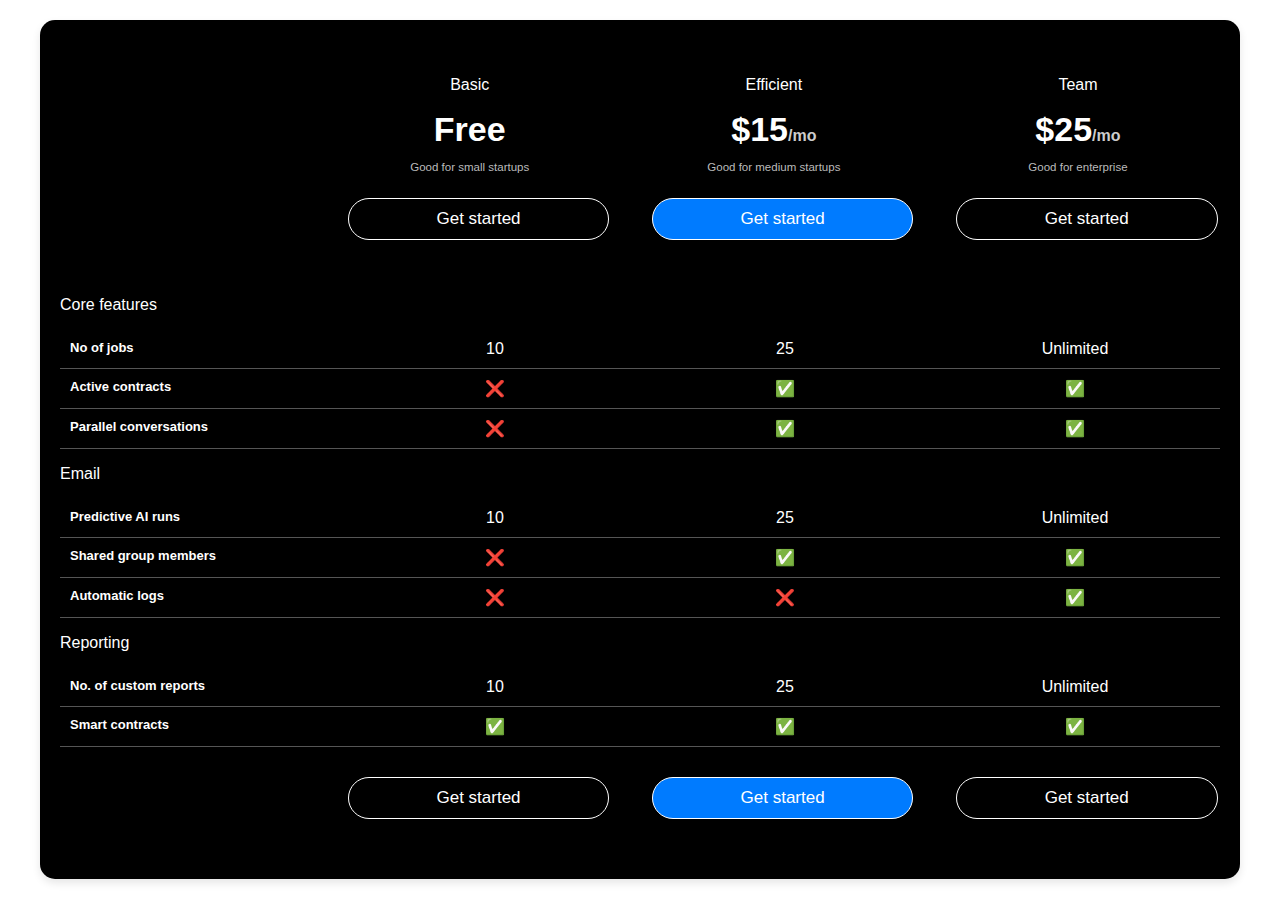
<file: card/index.html>
<!DOCTYPE html>
<html lang="en">
<head>
    <meta charset="UTF-8">
    <meta name="viewport" content="width=device-width, initial-scale=1.0">
    <title>Document</title>
    <link rel="stylesheet" href="./style.css">
</head>
<body>
    <div class="pricing-container">
        <div class="headerContainer">
            <div class="emptySpace">empty</div>
            <div class="pricing-header">
                <div class="pricing-plan">
                    <p class="plan-title">Basic</p>
                    <div class="price">Free</div>
                    <p class="description">Good for small startups</p>
                    <a href="/account/sign-up" class="btn-secondary">Get started</a>
                </div>
                <div class="pricing-plan">
                    <p class="plan-title">Efficient</p>
                    <div class="price">$15<span>/mo</span></div>
                    <p class="description">Good for medium startups</p>
                    <a href="/account/sign-up" class="btn-primary">Get started</a>
                </div>
                <div class="pricing-plan">
                    <p class="plan-title">Team</p>
                    <div class="price">$25<span>/mo</span></div>
                    <p class="description">Good for enterprise</p>
                    <a href="/account/sign-up" class="btn-secondary">Get started</a>
                </div>
            </div>
        </div>
        <div class="pricing-features">
            <p class="feature-title">Core features</p>
            <div class="feature-row">
                <div class="feature alignLeftText">No of jobs</div>
                <div>10</div>
                <div>25</div>
                <div>Unlimited</div>
            </div>
            <div class="feature-row">
                <div class="feature alignLeftText">Active contracts</div>
                <div>❌</div>
                <div>✅</div>
                <div>✅</div>
            </div>
            <div class="feature-row">
                <div class="feature alignLeftText">Parallel conversations</div>
                <div>❌</div>
                <div>✅</div>
                <div>✅</div>
            </div>
        </div>

        <div class="pricing-features">
            <p class="feature-title">Email</p>
            <div class="feature-row">
                <div class="feature alignLeftText">Predictive AI runs</div>
                <div>10</div>
                <div>25</div>
                <div>Unlimited</div>
            </div>
            <div class="feature-row">
                <div class="feature alignLeftText">Shared group members</div>
                <div>❌</div>
                <div>✅</div>
                <div>✅</div>
            </div>
            <div class="feature-row">
                <div class="feature alignLeftText">Automatic logs</div>
                <div>❌</div>
                <div>❌</div>
                <div>✅</div>
            </div>
        </div>

        <div class="pricing-features">
            <p class="feature-title">Reporting</p>
            <div class="feature-row">
                <div class="feature alignLeftText">No. of custom reports</div>
                <div>10</div>
                <div>25</div>
                <div>Unlimited</div>
            </div>
            <div class="feature-row">
                <div class="feature alignLeftText">Smart contracts</div>
                <div>✅</div>
                <div>✅</div>
                <div>✅</div>
            </div>
        </div>
        <div class="headerContainer">
            <div class="emptySpace">empty</div>
            <div class="pricing-header">
                <div class="pricing-plan">
                    <a href="/account/sign-up" class="btn-secondary">Get started</a>
                </div>
                <div class="pricing-plan">
                    <a href="/account/sign-up" class="btn-primary">Get started</a>
                </div>
                <div class="pricing-plan">
                    <a href="/account/sign-up" class="btn-secondary">Get started</a>
                </div>
            </div>
        </div>
    </div>
</body>
</html>
</file>
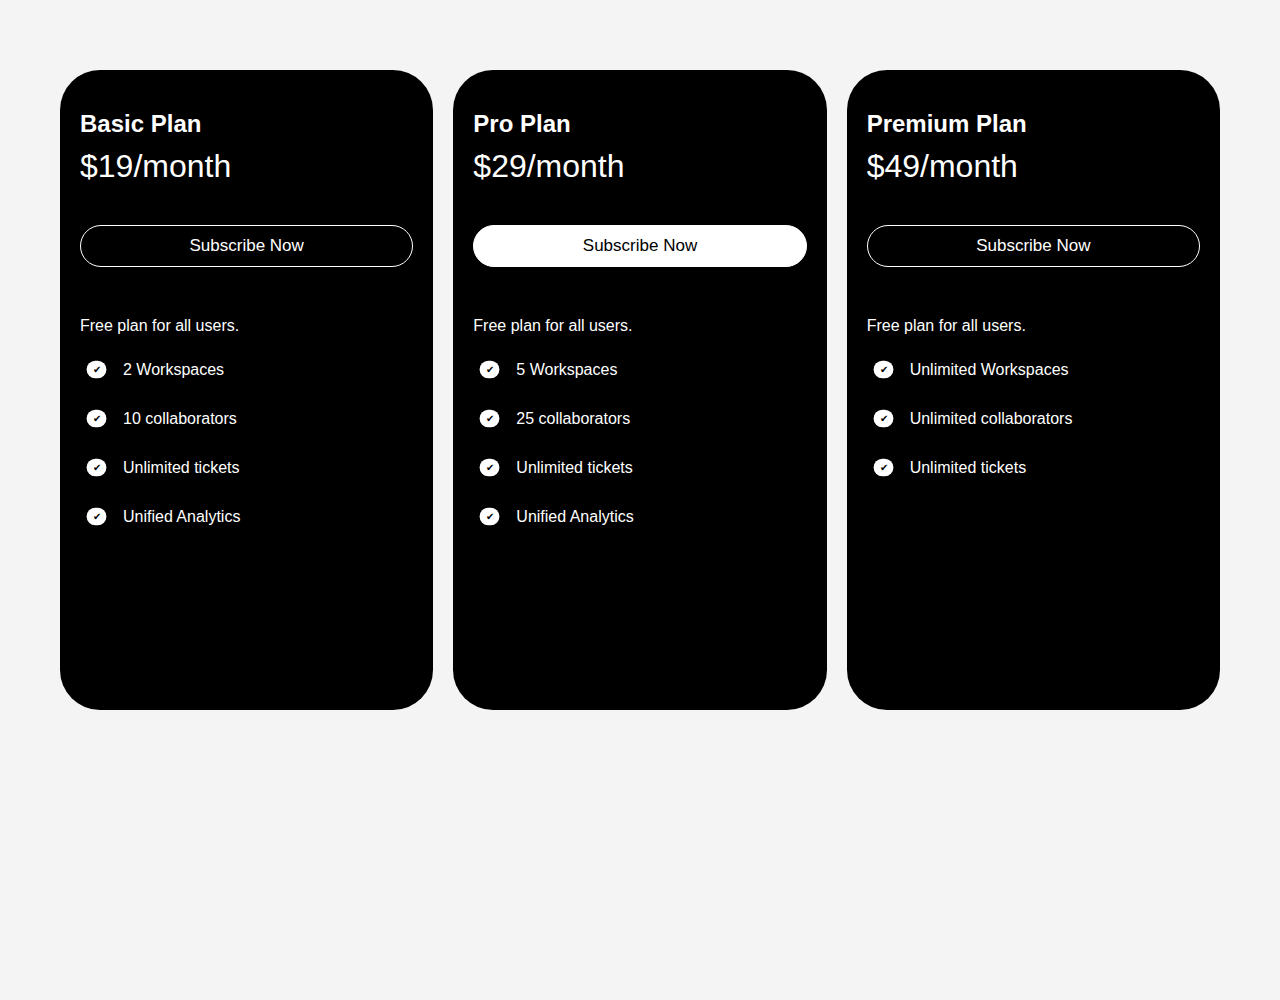
<file: smallCard/index.html>
<!DOCTYPE html>
<html lang="en">
<head>
    <meta charset="UTF-8">
    <meta name="viewport" content="width=device-width, initial-scale=1.0">
    <title>Document</title>
    <link rel="stylesheet" href="./style.css">
</head>
<body>
    <div class="pricing-container">
        <div class="pricing-card">
            <div class="pricing-header">
                <h2 class="plan-name">Basic Plan</h2>
                <p class="plan-price">$19/month</p>
            </div>
            <div class="pricing-footer">
                <button class="subscribe-button">Subscribe Now</button>
            </div>
            <div class="pricing-body">
                <ul class="features-list">
                    <li>Free plan for all users.</li>
                    <li><span class="tick">✔</span> 2 Workspaces</li>
                    <li><span class="tick">✔</span> 10 collaborators</li>
                    <li><span class="tick">✔</span> Unlimited tickets</li>
                    <li><span class="tick">✔</span> Unified Analytics</li>
                </ul>
            </div>
        </div>
        
        <div class="pricing-card">
            <div class="pricing-header">
                <h2 class="plan-name">Pro Plan</h2>
                <p class="plan-price">$29/month</p>
            </div>
            <div class="pricing-footer">
                <button class="subscribe-button mainBtn">Subscribe Now</button>
            </div>
            <div class="pricing-body">
                <ul class="features-list">
                    <li>Free plan for all users.</li>
                    <li><span class="tick">✔</span> 5 Workspaces</li>
                    <li><span class="tick">✔</span> 25 collaborators</li>
                    <li><span class="tick">✔</span> Unlimited tickets</li>
                    <li><span class="tick">✔</span> Unified Analytics</li>
                </ul>
            </div>
        </div>
        
        <div class="pricing-card">
            <div class="pricing-header">
                <h2 class="plan-name">Premium Plan</h2>
                <p class="plan-price">$49/month</p>
            </div>
            <div class="pricing-footer">
                <button class="subscribe-button">Subscribe Now</button>
            </div>
            <div class="pricing-body">
                <ul class="features-list">
                    <li>Free plan for all users.</li>
                    <li><span class="tick">✔</span> Unlimited Workspaces</li>
                    <li><span class="tick">✔</span> Unlimited collaborators</li>
                    <li><span class="tick">✔</span> Unlimited tickets</li>
                   
                </ul>
            </div>
        </div>
    </div>
    
</body>
</html>
</file>
<file: card/style.css>
.pricing-container {
    width: 100%;
    max-width: 1200px;
    margin: 20px auto;
    padding: 20px;
    background-color: #000; /* Black background for the card */
    color: #fff; /* White text color */
    border-radius: 15px; /* Rounded corners */
    font-family: Arial, sans-serif;
    box-shadow: 0 4px 8px rgba(0, 0, 0, 0.1); /* Optional: Add some shadow for a card effect */
    box-sizing: border-box; /* Ensure padding is included in width calculations */
    overflow: hidden; /* Prevent any overflow */
}

.headerContainer {
    display: flex;
    flex-direction: row;
    align-items: center;
    justify-content: space-between; /* Ensure content stays within the container */
    width: 100%; /* Make sure it doesn't overflow */
    box-sizing: border-box; /* Include padding in width */
}

.emptySpace {
    width: 30%;
    color: transparent;
    flex-shrink: 1;
    background: transparent;
}

.pricing-header {
    display: grid;
    grid-template-columns: repeat(3, 1fr);
    gap: 20px;
    margin-bottom: 20px;
    width: 100%;
    box-sizing: border-box; /* Ensure padding is included in width calculations */
}

.pricing-plan {
    padding: 20px;
    border-radius: 8px;
    text-align: center;
    background-color:transparent; /* Dark background for individual plans */
    box-sizing: border-box; /* Ensure padding is included in width calculations */
}

.pricing-plan h6 {
    margin: 0;
    font-size: 16px;
    color: #fff; /* White text color */
}

.price {
    font-size: 34px;
    font-weight: bold;
    margin: 10px 0;
    color: #fff; /* White text color */
}

.price span {
    font-size: 16px;
    color: #ccc; /* Light gray color for additional text */
}

.description {
    font-size: 0.9vw;
    color: #bbb; /* Light gray color for descriptions */
    margin-bottom: 15px;
}

.btn-primary, .btn-secondary {
    display: inline-block;
    width: 90%;
    padding: 10px 20px;
    text-align: center;
    border-radius: 100px;
    text-decoration: none;
    font-size: 17px;
    color: #000;
    border: 1px solid #fff; /* White border */
    margin-top: 10px; /* Add some margin to separate the buttons */
}

.btn-primary {
    background-color: #007BFF;
    color: #fff; /* White text on primary button */
}

.btn-secondary {
    background-color: transparent;
    color: #fff; /* White text on secondary button */
}

.pricing-features h6 {
    font-size: 16px;
    font-weight: bold;
    color: #fff; /* White text color */
    margin: 20px 0 10px;
}

.feature-row {
    display: grid;
    grid-template-columns: repeat(4, 1fr);
    padding: 10px 0;
    border-bottom: 1px solid #555; /* Darker border for better contrast */
}

.feature {
    font-weight: bold;
    color: #fff; /* White text color */
}

.feature-row div {
    text-align: center;
}

.feature-row img {
    width: 17px;
    height: 17px;
}

.alignLeftText {
    text-align: left !important;
    font-size: 13px !important;
    margin-left: 10px !important;
}

@media (max-width: 790px) {
    .emptySpace {
        width: 0;
    }
    .feature-row {
        display: flex;
        flex-direction: row;
        justify-content: space-evenly;
        gap: 20px;
        flex-wrap: wrap;
    }
    .feature {
        flex-grow: 1;
        flex-shrink: 1;
        width: 100%;
        margin-top: 15px;
    }
    .pricing-container{
        padding-inline: 15px;
    }
}
</file>
<file: smallCard/style.css>
body {
    font-family: Arial, sans-serif;
    background-color: #f4f4f4;
    display: flex;
    justify-content: center;
    height: 100vh;
    margin: 0;
  padding-bottom:100px;
}

.pricing-container {
    display: flex;
    gap: 20px;
    margin-block:50px;
    width: 100%;
    max-width: 1200px;
    max-height: 100%;
    padding: 20px;
    box-sizing: border-box;
}

.pricing-card {
    flex-grow:1;
    flex-shrink:1;  
    background-color: #000;
    border-radius: 40px;
    width: 100%;
    height:600px;
    max-width: 650px;
    overflow: hidden;
    color: #fff;
    display: flex;
    flex-direction: column;
    text-align: left;
    padding:20px;
    padding-inline:0px;
}

.pricing-header {
    padding: 20px;
}

.plan-name {
    font-size: 24px;
    margin: 0;
}

.plan-price {
    font-size: 32px;
    margin: 10px 0 0;
}

.pricing-footer {
    padding: 20px;
}

.subscribe-button {
    background-color: transparent;
    text-align:center;
    color: #fff;
    padding: 10px 20px;
    border: 1px solid #fff;
    border-radius: 100px;
    font-size: 17px;
    cursor: pointer;
    transition: 0.3s ease;
    width: 100%;
}
.mainBtn{
  background:#fff;
  color:#000;
}

.subscribe-button:hover {
    background-color: rgba(255,255,255,0.15);
}
.mainBtn:hover{
  background-color:#fff;
  opacity:0.8;
}
.pricing-body {
    padding: 20px;
}

.features-list {
    list-style: none;
    padding: 0;
    margin: 0;
}

.features-list li {
    padding: 10px 0;
    display: flex;
    align-items: center;
}

.tick {
    color: #000;
    margin-right: 10px;
    font-size: 16px;
    background:#fff;
    padding:5px;
    padding-inline:10px;
    border-radius:100px;
    transform:scale(0.6);
}

@media (max-width:850px){
  .pricing-container{
    flex-wrap:wrap;
  }
  .pricing-card{
    max-width:100%;
    height:max-content;
  }
}
</file>
